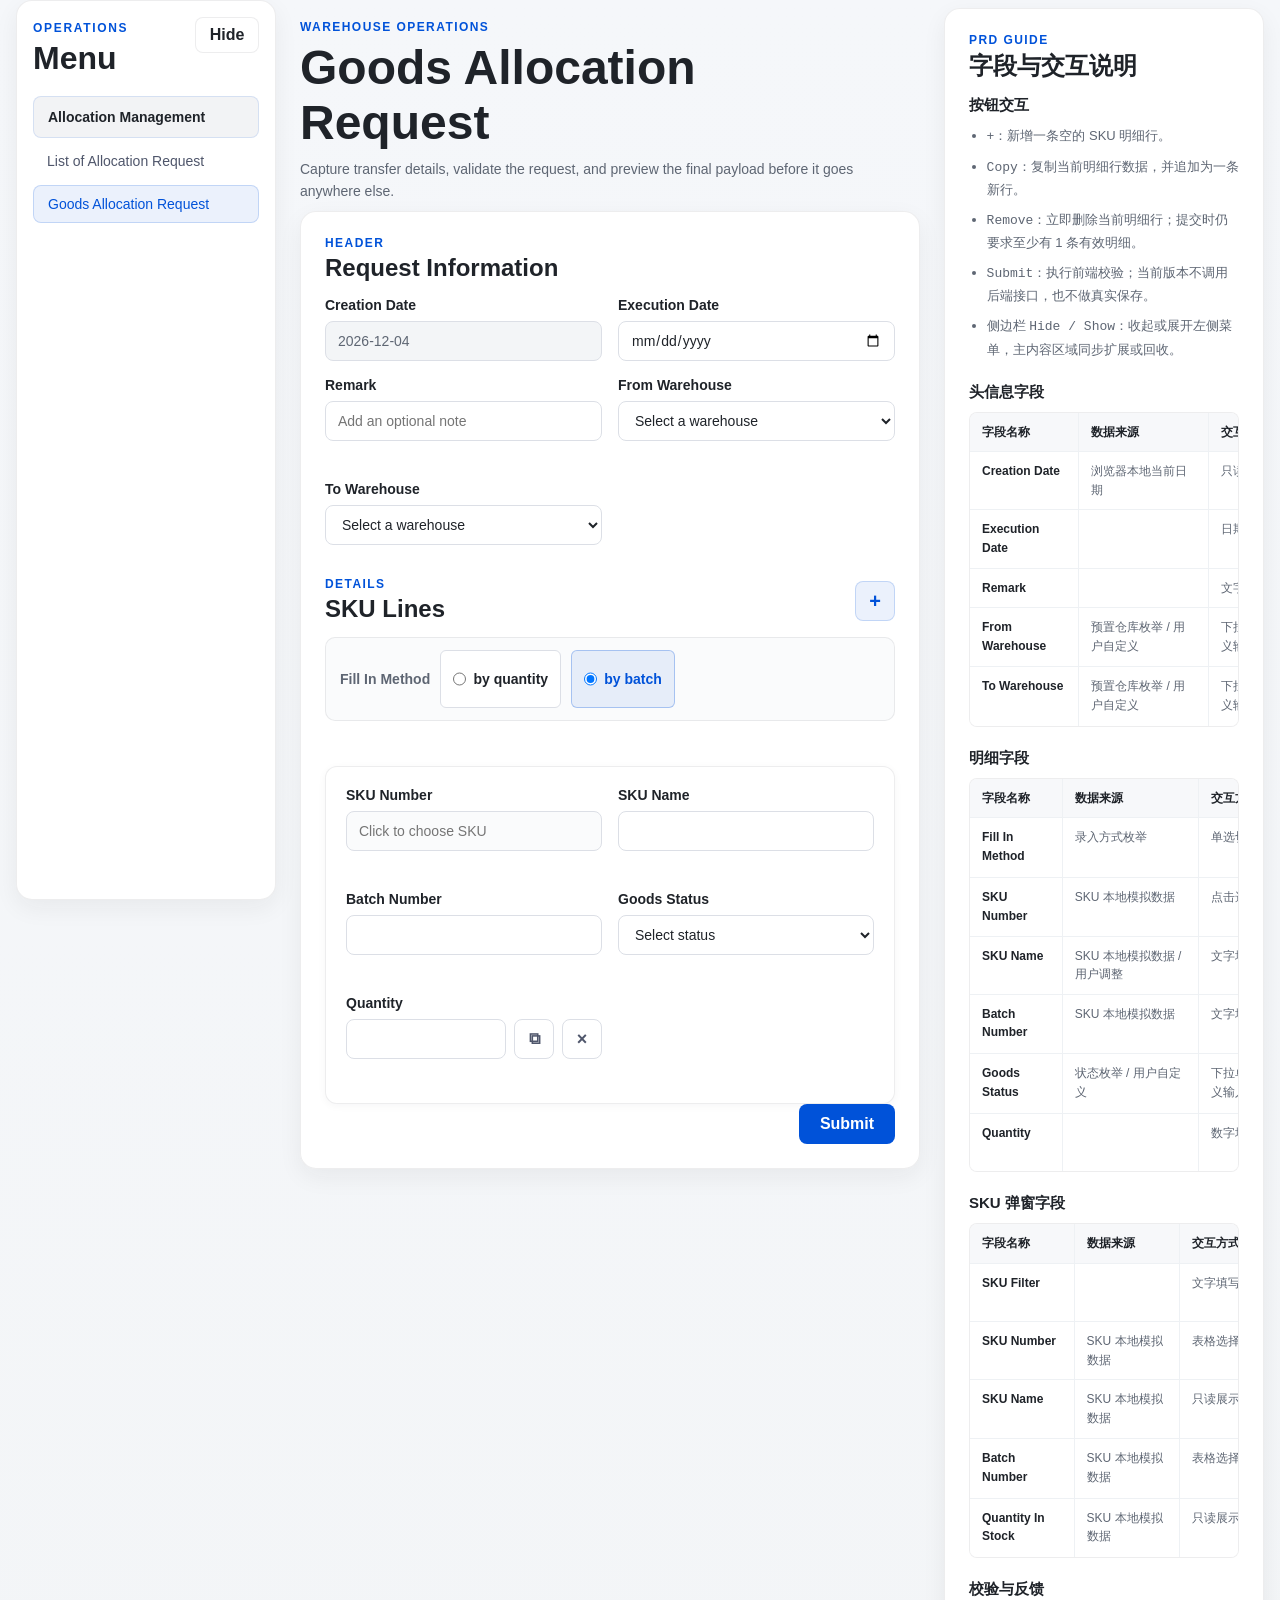
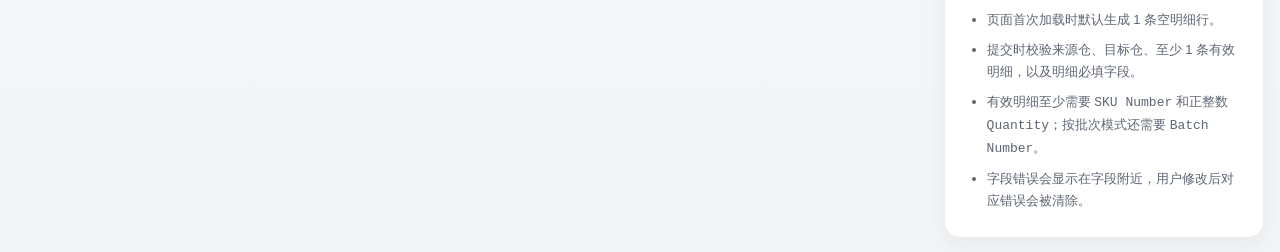
<file: index.html>
<!DOCTYPE html>
<html lang="en">
  <head>
    <meta charset="UTF-8" />
    <meta name="viewport" content="width=device-width, initial-scale=1.0" />
    <title>Goods Allocation Request</title>
    <link rel="stylesheet" href="styles.css" />
  </head>
  <body>
    <main class="app-shell">
      <aside class="sidebar">
        <div class="sidebar-brand">
          <p class="sidebar-kicker">Operations</p>
          <h2>Menu</h2>
        </div>

        <button
          type="button"
          class="sidebar-toggle"
          aria-label="Hide sidebar"
          aria-expanded="true"
        >
          <span class="sidebar-toggle-label">Hide</span>
        </button>

        <nav class="sidebar-nav" aria-label="Primary navigation">
          <div class="nav-group">
            <button type="button" class="nav-parent is-open">
              Allocation Management
            </button>
            <a href="/Users/kaiyiqin/Documents/Codex/codex-project/list.html" class="nav-child">
              List of Allocation Request
            </a>
            <a
              href="/Users/kaiyiqin/Documents/Codex/codex-project/index.html"
              class="nav-child is-active"
              aria-current="page"
            >
              Goods Allocation Request
            </a>
          </div>
        </nav>
      </aside>

      <div class="page-shell page-layout">
        <div class="page-main">
          <section class="hero">
            <p class="eyebrow">Warehouse Operations</p>
            <h1>Goods Allocation Request</h1>
            <p class="intro">
              Capture transfer details, validate the request, and preview the final
              payload before it goes anywhere else.
            </p>
          </section>

          <section class="panel">
            <form id="allocation-form" novalidate>
              <div class="section-heading">
                <div>
                  <p class="section-kicker">Header</p>
                  <h2>Request Information</h2>
                </div>
              </div>

              <div class="header-grid">
                <div class="field">
                  <label for="creation_date">Creation Date</label>
                  <input id="creation_date" name="creation_date" type="text" readonly disabled />
                </div>

                <div class="field">
                  <label for="execution_date">Execution Date</label>
                  <input id="execution_date" name="execution_date" type="date" />
                </div>

                <div class="field">
                  <label for="remark">Remark</label>
                  <input
                    id="remark"
                    name="remark"
                    type="text"
                    placeholder="Add an optional note"
                  />
                </div>

                <div class="field">
                  <label for="from_warehouse_select">From Warehouse</label>
                  <select
                    id="from_warehouse_select"
                    name="from_warehouse_select"
                    data-custom-target="from_warehouse_custom"
                  >
                    <option value="">Select a warehouse</option>
                    <option value="North Hub">North Hub</option>
                    <option value="South Hub">South Hub</option>
                    <option value="East Depot">East Depot</option>
                    <option value="Custom">Custom...</option>
                  </select>
                  <input
                    id="from_warehouse_custom"
                    name="from_warehouse_custom"
                    type="text"
                    class="custom-input hidden"
                    placeholder="Enter custom warehouse"
                    disabled
                  />
                  <p class="error-message" data-error-for="From_warehouse"></p>
                </div>

                <div class="field">
                  <label for="to_warehouse_select">To Warehouse</label>
                  <select
                    id="to_warehouse_select"
                    name="to_warehouse_select"
                    data-custom-target="to_warehouse_custom"
                  >
                    <option value="">Select a warehouse</option>
                    <option value="Central Hub">Central Hub</option>
                    <option value="Returns Center">Returns Center</option>
                    <option value="Overflow Site">Overflow Site</option>
                    <option value="Custom">Custom...</option>
                  </select>
                  <input
                    id="to_warehouse_custom"
                    name="to_warehouse_custom"
                    type="text"
                    class="custom-input hidden"
                    placeholder="Enter custom warehouse"
                    disabled
                  />
                  <p class="error-message" data-error-for="To_warehouse"></p>
                </div>
              </div>

              <div class="section-heading details-heading">
                <div>
                  <p class="section-kicker">Details</p>
                  <h2>SKU Lines</h2>
                </div>
                <button type="button" id="add-row" class="icon-button add-row-button" aria-label="Add row" title="Add row">
                  <span aria-hidden="true">+</span>
                </button>
              </div>

              <div class="fill-method-panel">
                <span class="fill-method-label">Fill In Method</span>
                <label class="fill-method-option">
                  <input type="radio" name="fill_in_method" value="by-quantity" />
                  <span>by quantity</span>
                </label>
                <label class="fill-method-option">
                  <input type="radio" name="fill_in_method" value="by-batch" checked />
                  <span>by batch</span>
                </label>
              </div>

              <div id="details-error" class="form-level-error" aria-live="polite"></div>
              <div id="detail-rows" class="detail-rows"></div>

              <div class="actions">
                <button type="submit" class="primary-button">Submit</button>
              </div>
            </form>
          </section>
        </div>

        <aside class="page-guide panel" aria-labelledby="page-guide-title">
          <div class="section-heading guide-heading">
            <div>
              <p class="section-kicker">PRD Guide</p>
              <h2 id="page-guide-title">字段与交互说明</h2>
            </div>
          </div>

          <div class="guide-section">
            <h3>按钮交互</h3>
            <ul class="guide-bullets">
              <li><code>+</code>：新增一条空的 SKU 明细行。</li>
              <li><code>Copy</code>：复制当前明细行数据，并追加为一条新行。</li>
              <li><code>Remove</code>：立即删除当前明细行；提交时仍要求至少有 1 条有效明细。</li>
              <li><code>Submit</code>：执行前端校验；当前版本不调用后端接口，也不做真实保存。</li>
              <li>侧边栏 <code>Hide / Show</code>：收起或展开左侧菜单，主内容区域同步扩展或回收。</li>
            </ul>
          </div>

          <div class="guide-section">
            <h3>头信息字段</h3>
            <div class="guide-table-wrap">
              <table class="guide-table">
                <thead>
                  <tr>
                    <th>字段名称</th>
                    <th>数据来源</th>
                    <th>交互方式</th>
                    <th>是否必填</th>
                    <th>备注</th>
                  </tr>
                </thead>
                <tbody>
                  <tr>
                    <td>Creation Date</td>
                    <td>浏览器本地当前日期</td>
                    <td>只读展示</td>
                    <td>是</td>
                    <td>页面首次加载时自动填充，用户不可编辑。</td>
                  </tr>
                  <tr>
                    <td>Execution Date</td>
                    <td></td>
                    <td>日期选择</td>
                    <td>否</td>
                    <td>用于填写计划执行日期。</td>
                  </tr>
                  <tr>
                    <td>Remark</td>
                    <td></td>
                    <td>文字填写</td>
                    <td>否</td>
                    <td>用于补充说明当前调拨申请。</td>
                  </tr>
                  <tr>
                    <td>From Warehouse</td>
                    <td>预置仓库枚举 / 用户自定义</td>
                    <td>下拉单选 + 自定义输入</td>
                    <td>是</td>
                    <td>选择 <code>Custom...</code> 时显示自定义输入框；提交时取最终解析值。</td>
                  </tr>
                  <tr>
                    <td>To Warehouse</td>
                    <td>预置仓库枚举 / 用户自定义</td>
                    <td>下拉单选 + 自定义输入</td>
                    <td>是</td>
                    <td>选择 <code>Custom...</code> 时显示自定义输入框；提交时取最终解析值。</td>
                  </tr>
                </tbody>
              </table>
            </div>
          </div>

          <div class="guide-section">
            <h3>明细字段</h3>
            <div class="guide-table-wrap">
              <table class="guide-table">
                <thead>
                  <tr>
                    <th>字段名称</th>
                    <th>数据来源</th>
                    <th>交互方式</th>
                    <th>是否必填</th>
                    <th>备注</th>
                  </tr>
                </thead>
                <tbody>
                  <tr>
                    <td>Fill In Method</td>
                    <td>录入方式枚举</td>
                    <td>单选切换</td>
                    <td>是</td>
                    <td><code>by quantity</code> 按 SKU 汇总库存选择；<code>by batch</code> 按具体批次选择。</td>
                  </tr>
                  <tr>
                    <td>SKU Number</td>
                    <td>SKU 本地模拟数据</td>
                    <td>点击选择</td>
                    <td>是</td>
                    <td>点击后打开 SKU 选择弹窗，并回填当前行。</td>
                  </tr>
                  <tr>
                    <td>SKU Name</td>
                    <td>SKU 本地模拟数据 / 用户调整</td>
                    <td>文字填写</td>
                    <td>否</td>
                    <td>选中 SKU 后自动带出，也允许人工调整。</td>
                  </tr>
                  <tr>
                    <td>Batch Number</td>
                    <td>SKU 本地模拟数据</td>
                    <td>文字填写</td>
                    <td>按模式</td>
                    <td><code>by batch</code> 模式下必填；<code>by quantity</code> 模式下隐藏且不参与校验。</td>
                  </tr>
                  <tr>
                    <td>Goods Status</td>
                    <td>状态枚举 / 用户自定义</td>
                    <td>下拉单选 + 自定义输入</td>
                    <td>否</td>
                    <td>预置值包括 <code>New</code>、<code>Damaged</code>、<code>Expired</code>、<code>Other...</code>。</td>
                  </tr>
                  <tr>
                    <td>Quantity</td>
                    <td></td>
                    <td>数字填写</td>
                    <td>是</td>
                    <td>必须为正整数，作为当前 SKU 行的申请数量。</td>
                  </tr>
                </tbody>
              </table>
            </div>
          </div>

          <div class="guide-section">
            <h3>SKU 弹窗字段</h3>
            <div class="guide-table-wrap">
              <table class="guide-table">
                <thead>
                  <tr>
                    <th>字段名称</th>
                    <th>数据来源</th>
                    <th>交互方式</th>
                    <th>是否必填</th>
                    <th>备注</th>
                  </tr>
                </thead>
                <tbody>
                  <tr>
                    <td>SKU Filter</td>
                    <td></td>
                    <td>文字填写</td>
                    <td>否</td>
                    <td>支持按 SKU 编号、名称、批次号、库存数量做模糊过滤。</td>
                  </tr>
                  <tr>
                    <td>SKU Number</td>
                    <td>SKU 本地模拟数据</td>
                    <td>表格选择</td>
                    <td>是</td>
                    <td>点击 SKU 记录后回填到当前明细行。</td>
                  </tr>
                  <tr>
                    <td>SKU Name</td>
                    <td>SKU 本地模拟数据</td>
                    <td>只读展示</td>
                    <td>否</td>
                    <td><code>by quantity</code> 模式下当前弹窗主展示 SKU 编号和库存数量，名称用于过滤和回填。</td>
                  </tr>
                  <tr>
                    <td>Batch Number</td>
                    <td>SKU 本地模拟数据</td>
                    <td>表格选择</td>
                    <td>按模式</td>
                    <td><code>by batch</code> 模式下展示并回填；<code>by quantity</code> 模式下不回填批次。</td>
                  </tr>
                  <tr>
                    <td>Quantity In Stock</td>
                    <td>SKU 本地模拟数据</td>
                    <td>只读展示</td>
                    <td>是</td>
                    <td>展示可用库存；<code>by quantity</code> 模式下按 SKU 汇总展示。</td>
                  </tr>
                </tbody>
              </table>
            </div>
          </div>

          <div class="guide-section">
            <h3>校验与反馈</h3>
            <ul class="guide-bullets">
              <li>页面首次加载时默认生成 1 条空明细行。</li>
              <li>提交时校验来源仓、目标仓、至少 1 条有效明细，以及明细必填字段。</li>
              <li>有效明细至少需要 <code>SKU Number</code> 和正整数 <code>Quantity</code>；按批次模式还需要 <code>Batch Number</code>。</li>
              <li>字段错误会显示在字段附近，用户修改后对应错误会被清除。</li>
            </ul>
          </div>
        </aside>
      </div>
    </main>

    <template id="detail-row-template">
      <article class="detail-row">
        <div class="detail-grid">
          <div class="field">
            <label>SKU Number</label>
            <input
              type="text"
              name="SKU_number"
              class="sku-picker-input"
              placeholder="Click to choose SKU"
              readonly
            />
            <p class="error-message" data-error-for="SKU_number"></p>
          </div>

          <div class="field">
            <label>SKU Name</label>
            <input type="text" name="SKU_name" />
            <p class="error-message" data-error-for="SKU_name"></p>
          </div>

          <div class="field batch-field">
            <label>Batch Number</label>
            <input type="text" name="batch_number" />
            <p class="error-message" data-error-for="batch_number"></p>
          </div>

          <div class="field">
            <label>Goods Status</label>
            <select name="goods_status_select" data-custom-target="goods_status_custom">
              <option value="">Select status</option>
              <option value="New">New</option>
              <option value="Damaged">Damaged</option>
              <option value="Expired">Expired</option>
              <option value="Other">Other...</option>
            </select>
            <input
              type="text"
              name="goods_status_custom"
              class="custom-input hidden"
              placeholder="Enter custom status"
              disabled
            />
            <p class="error-message" data-error-for="goods_status"></p>
          </div>

          <div class="field">
            <label>Quantity</label>
            <div class="quantity-control">
              <input type="number" name="quantity" min="1" step="1" inputmode="numeric" />
              <button
                type="button"
                class="copy-row icon-button"
                aria-label="Copy row"
                title="Copy row"
              >
                <span aria-hidden="true">⧉</span>
              </button>
              <button
                type="button"
                class="remove-row icon-button"
                aria-label="Remove row"
                title="Remove row"
              >
                <span aria-hidden="true">&times;</span>
              </button>
            </div>
            <p class="error-message" data-error-for="quantity"></p>
          </div>
        </div>
      </article>
    </template>

    <div id="sku-modal" class="modal hidden" aria-hidden="true">
      <div class="modal-backdrop" data-close-modal="true"></div>
      <div
        class="modal-dialog"
        role="dialog"
        aria-modal="true"
        aria-labelledby="sku-modal-title"
      >
        <div class="modal-header">
          <div>
            <p class="section-kicker">SKU Picker</p>
            <h2 id="sku-modal-title">Select SKU</h2>
          </div>
          <button
            type="button"
            class="icon-button modal-close"
            aria-label="Close SKU picker"
            data-close-modal="true"
          >
            <span aria-hidden="true">&times;</span>
          </button>
        </div>

        <div class="field">
          <label for="sku-filter">Filter SKU List</label>
          <input
            id="sku-filter"
            type="search"
            placeholder="Search by SKU number, name, batch, or stock"
          />
        </div>

        <div class="sku-table-wrap">
          <table class="sku-table">
            <thead id="sku-table-head"></thead>
            <tbody id="sku-table-body"></tbody>
          </table>
        </div>
      </div>
    </div>

    <script src="app.js"></script>
  </body>
</html>
</file>
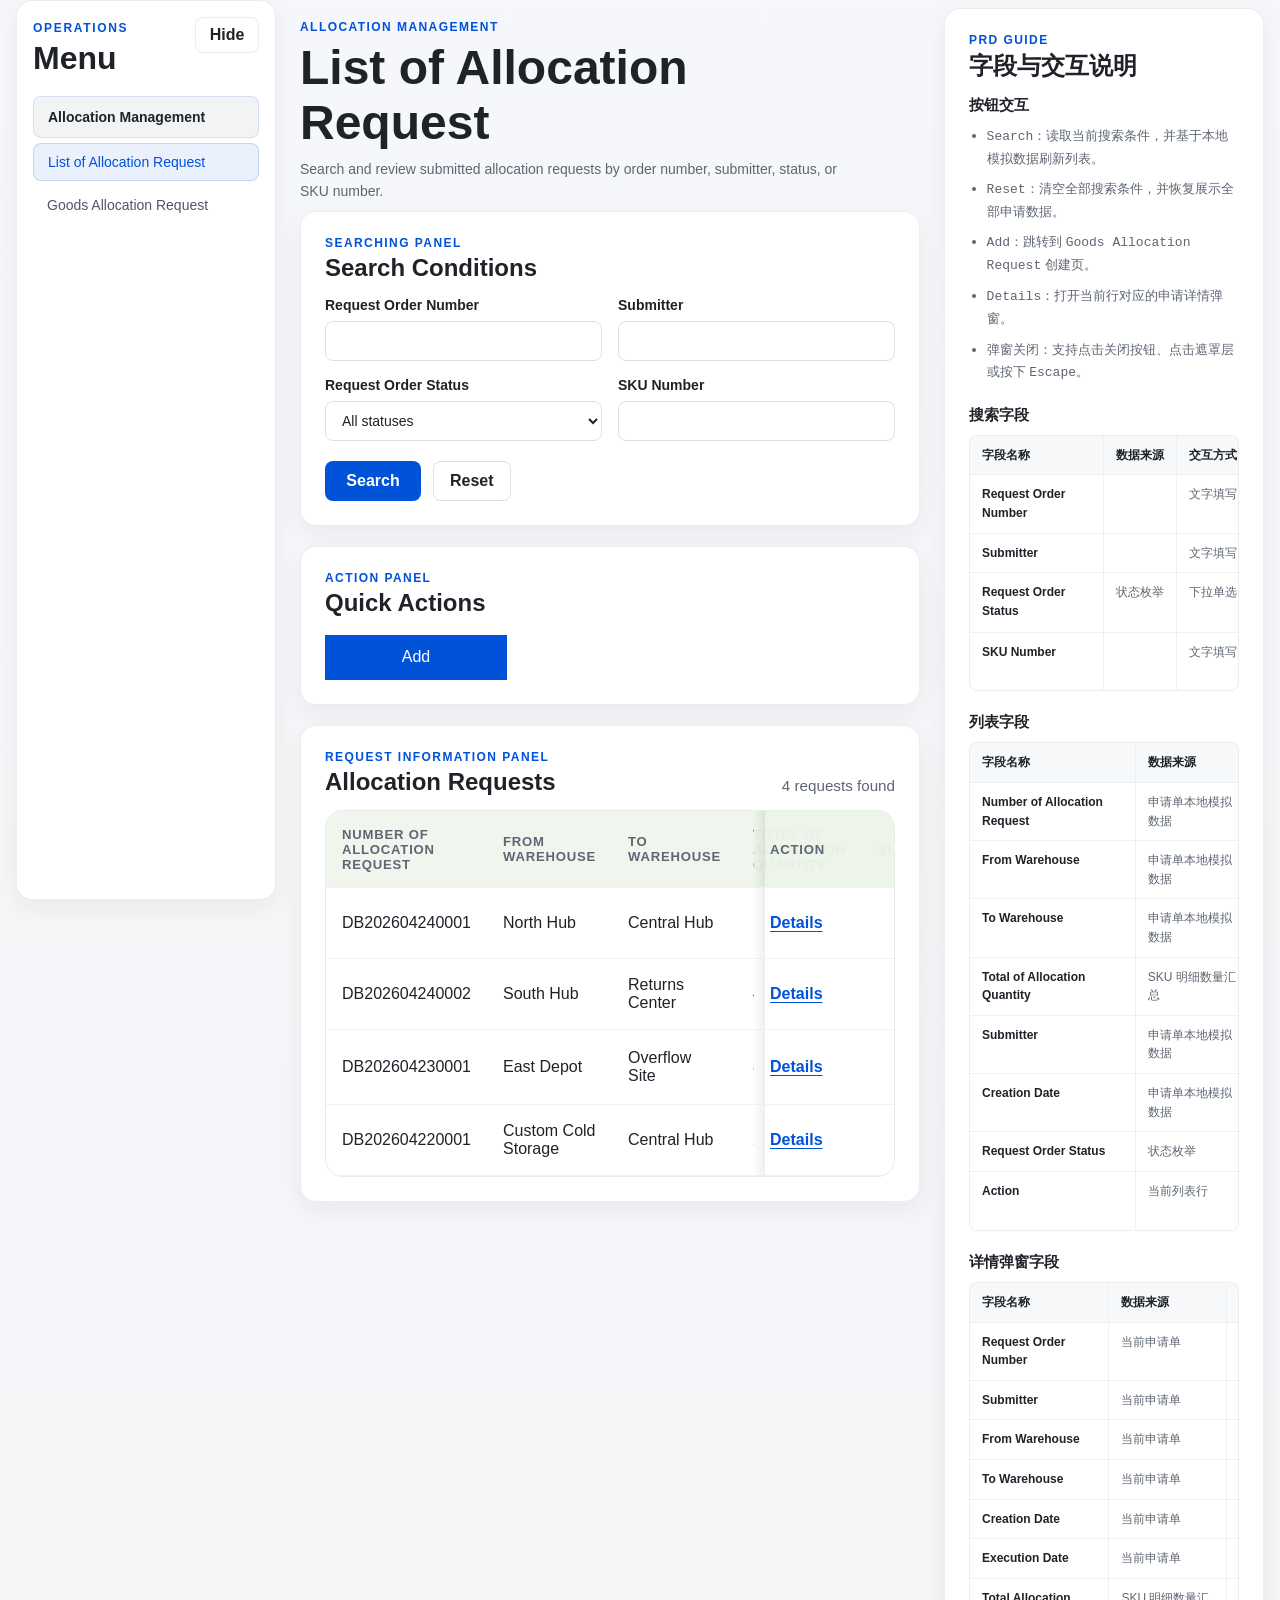
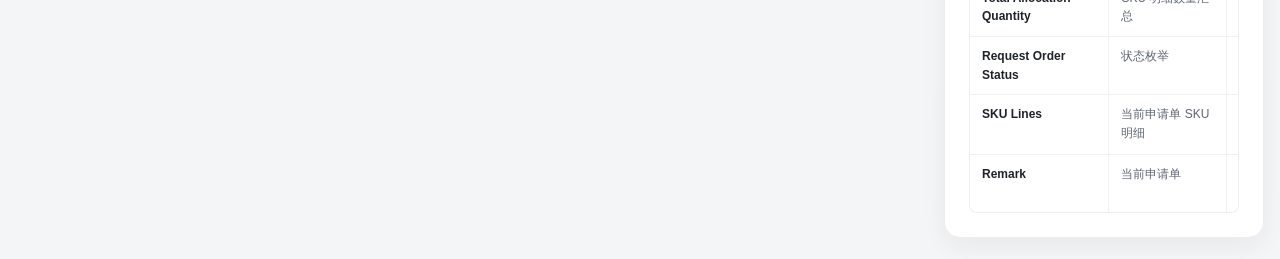
<file: list.html>
<!DOCTYPE html>
<html lang="en">
  <head>
    <meta charset="UTF-8" />
    <meta name="viewport" content="width=device-width, initial-scale=1.0" />
    <title>List of Allocation Request</title>
    <link rel="stylesheet" href="styles.css" />
  </head>
  <body>
    <main class="app-shell">
      <aside class="sidebar">
        <div class="sidebar-brand">
          <p class="sidebar-kicker">Operations</p>
          <h2>Menu</h2>
        </div>

        <button
          type="button"
          class="sidebar-toggle"
          aria-label="Hide sidebar"
          aria-expanded="true"
        >
          <span class="sidebar-toggle-label">Hide</span>
        </button>

        <nav class="sidebar-nav" aria-label="Primary navigation">
          <div class="nav-group">
            <button type="button" class="nav-parent is-open">
              Allocation Management
            </button>
            <a
              href="/Users/kaiyiqin/Documents/Codex/codex-project/list.html"
              class="nav-child is-active"
              aria-current="page"
            >
              List of Allocation Request
            </a>
            <a href="/Users/kaiyiqin/Documents/Codex/codex-project/index.html" class="nav-child">
              Goods Allocation Request
            </a>
          </div>
        </nav>
      </aside>

      <div class="page-shell page-layout">
        <div class="page-main">
          <section class="hero">
            <p class="eyebrow">Allocation Management</p>
            <h1>List of Allocation Request</h1>
            <p class="intro">
              Search and review submitted allocation requests by order number, submitter,
              status, or SKU number.
            </p>
          </section>

          <section class="panel">
            <div class="section-heading">
              <div>
                <p class="section-kicker">Searching Panel</p>
                <h2>Search Conditions</h2>
              </div>
            </div>

            <form id="request-search-form" class="search-form" novalidate>
              <div class="search-grid">
                <div class="field">
                  <label for="request_order_number">Request Order Number</label>
                  <input id="request_order_number" name="request_order_number" type="text" />
                </div>

                <div class="field">
                  <label for="submitter">Submitter</label>
                  <input id="submitter" name="submitter" type="text" />
                </div>

                <div class="field">
                  <label for="request_status">Request Order Status</label>
                  <select id="request_status" name="request_status">
                    <option value="">All statuses</option>
                    <option value="Approving">Approving</option>
                    <option value="delivering">delivering</option>
                    <option value="stock pending">stock pending</option>
                    <option value="finished">finished</option>
                  </select>
                </div>

                <div class="field">
                  <label for="sku_number">SKU Number</label>
                  <input id="sku_number" name="sku_number" type="text" />
                </div>
              </div>

              <div class="actions actions-start">
                <button type="submit" class="primary-button">Search</button>
                <button type="button" id="reset-search" class="ghost-button">Reset</button>
              </div>
            </form>
          </section>

          <section class="panel">
            <div class="section-heading">
              <div>
                <p class="section-kicker">Action Panel</p>
                <h2>Quick Actions</h2>
              </div>
            </div>

            <div class="actions actions-start">
              <a
                href="/Users/kaiyiqin/Documents/Codex/codex-project/index.html"
                class="primary-button button-link action-button"
              >
                Add
              </a>
            </div>
          </section>

          <section class="panel">
            <div class="section-heading">
              <div>
                <p class="section-kicker">Request Information Panel</p>
                <h2>Allocation Requests</h2>
              </div>
              <p id="table-summary" class="table-summary"></p>
            </div>

            <div class="table-wrap">
              <table class="data-table">
                <thead>
                  <tr>
                    <th>Number of Allocation Request</th>
                    <th>From Warehouse</th>
                    <th>To Warehouse</th>
                    <th>Total of Allocation Quantity</th>
                    <th>Submitter</th>
                    <th>Creation Date</th>
                    <th>Request Order Status</th>
                    <th>Action</th>
                  </tr>
                </thead>
                <tbody id="request-table-body"></tbody>
              </table>
            </div>
          </section>
        </div>

        <aside class="page-guide panel" aria-labelledby="list-guide-title">
          <div class="section-heading guide-heading">
            <div>
              <p class="section-kicker">PRD Guide</p>
              <h2 id="list-guide-title">字段与交互说明</h2>
            </div>
          </div>

          <div class="guide-section">
            <h3>按钮交互</h3>
            <ul class="guide-bullets">
              <li><code>Search</code>：读取当前搜索条件，并基于本地模拟数据刷新列表。</li>
              <li><code>Reset</code>：清空全部搜索条件，并恢复展示全部申请数据。</li>
              <li><code>Add</code>：跳转到 <code>Goods Allocation Request</code> 创建页。</li>
              <li><code>Details</code>：打开当前行对应的申请详情弹窗。</li>
              <li>弹窗关闭：支持点击关闭按钮、点击遮罩层或按下 <code>Escape</code>。</li>
            </ul>
          </div>

          <div class="guide-section">
            <h3>搜索字段</h3>
            <div class="guide-table-wrap">
              <table class="guide-table">
                <thead>
                  <tr>
                    <th>字段名称</th>
                    <th>数据来源</th>
                    <th>交互方式</th>
                    <th>是否必填</th>
                    <th>备注</th>
                  </tr>
                </thead>
                <tbody>
                  <tr>
                    <td>Request Order Number</td>
                    <td></td>
                    <td>文字填写</td>
                    <td>否</td>
                    <td>按调拨申请单号做包含匹配，例如 <code>DB202604240001</code>。</td>
                  </tr>
                  <tr>
                    <td>Submitter</td>
                    <td></td>
                    <td>文字填写</td>
                    <td>否</td>
                    <td>按提交人名称做包含匹配。</td>
                  </tr>
                  <tr>
                    <td>Request Order Status</td>
                    <td>状态枚举</td>
                    <td>下拉单选</td>
                    <td>否</td>
                    <td>枚举包括 <code>Approving</code>、<code>delivering</code>、<code>stock pending</code>、<code>finished</code>。</td>
                  </tr>
                  <tr>
                    <td>SKU Number</td>
                    <td></td>
                    <td>文字填写</td>
                    <td>否</td>
                    <td>若申请单关联的任一 SKU 编号命中输入内容，则该申请单会被展示。</td>
                  </tr>
                </tbody>
              </table>
            </div>
          </div>

          <div class="guide-section">
            <h3>列表字段</h3>
            <div class="guide-table-wrap">
              <table class="guide-table">
                <thead>
                  <tr>
                    <th>字段名称</th>
                    <th>数据来源</th>
                    <th>交互方式</th>
                    <th>是否必填</th>
                    <th>备注</th>
                  </tr>
                </thead>
                <tbody>
                  <tr>
                    <td>Number of Allocation Request</td>
                    <td>申请单本地模拟数据</td>
                    <td>只读展示</td>
                    <td>是</td>
                    <td>编号规则为 <code>DB</code> + <code>YYYYMMDD</code> + <code>####</code>。</td>
                  </tr>
                  <tr>
                    <td>From Warehouse</td>
                    <td>申请单本地模拟数据</td>
                    <td>只读展示</td>
                    <td>是</td>
                    <td>展示申请单的来源仓。</td>
                  </tr>
                  <tr>
                    <td>To Warehouse</td>
                    <td>申请单本地模拟数据</td>
                    <td>只读展示</td>
                    <td>是</td>
                    <td>展示申请单的目标仓。</td>
                  </tr>
                  <tr>
                    <td>Total of Allocation Quantity</td>
                    <td>SKU 明细数量汇总</td>
                    <td>只读展示</td>
                    <td>是</td>
                    <td>展示该申请单下所有 SKU 明细数量的汇总值。</td>
                  </tr>
                  <tr>
                    <td>Submitter</td>
                    <td>申请单本地模拟数据</td>
                    <td>只读展示</td>
                    <td>是</td>
                    <td>展示提交人。</td>
                  </tr>
                  <tr>
                    <td>Creation Date</td>
                    <td>申请单本地模拟数据</td>
                    <td>只读展示</td>
                    <td>是</td>
                    <td>展示申请创建日期。</td>
                  </tr>
                  <tr>
                    <td>Request Order Status</td>
                    <td>状态枚举</td>
                    <td>只读展示</td>
                    <td>是</td>
                    <td>使用状态标签便于扫描。</td>
                  </tr>
                  <tr>
                    <td>Action</td>
                    <td>当前列表行</td>
                    <td>链接按钮</td>
                    <td>是</td>
                    <td>点击 <code>Details</code> 打开详情弹窗；操作列固定在表格右侧。</td>
                  </tr>
                </tbody>
              </table>
            </div>
          </div>

          <div class="guide-section">
            <h3>详情弹窗字段</h3>
            <div class="guide-table-wrap">
              <table class="guide-table">
                <thead>
                  <tr>
                    <th>字段名称</th>
                    <th>数据来源</th>
                    <th>交互方式</th>
                    <th>是否必填</th>
                    <th>备注</th>
                  </tr>
                </thead>
                <tbody>
                  <tr>
                    <td>Request Order Number</td>
                    <td>当前申请单</td>
                    <td>只读展示</td>
                    <td>是</td>
                    <td>用于和列表中的申请记录保持一致。</td>
                  </tr>
                  <tr>
                    <td>Submitter</td>
                    <td>当前申请单</td>
                    <td>只读展示</td>
                    <td>是</td>
                    <td>展示提交该调拨申请的人员。</td>
                  </tr>
                  <tr>
                    <td>From Warehouse</td>
                    <td>当前申请单</td>
                    <td>只读展示</td>
                    <td>是</td>
                    <td>展示库存调出的仓库。</td>
                  </tr>
                  <tr>
                    <td>To Warehouse</td>
                    <td>当前申请单</td>
                    <td>只读展示</td>
                    <td>是</td>
                    <td>展示库存调入的仓库。</td>
                  </tr>
                  <tr>
                    <td>Creation Date</td>
                    <td>当前申请单</td>
                    <td>只读展示</td>
                    <td>是</td>
                    <td>展示申请创建日期。</td>
                  </tr>
                  <tr>
                    <td>Execution Date</td>
                    <td>当前申请单</td>
                    <td>只读展示</td>
                    <td>否</td>
                    <td>展示计划执行日期。</td>
                  </tr>
                  <tr>
                    <td>Total Allocation Quantity</td>
                    <td>SKU 明细数量汇总</td>
                    <td>只读展示</td>
                    <td>是</td>
                    <td>展示当前申请下所有 SKU 明细数量的合计值。</td>
                  </tr>
                  <tr>
                    <td>Request Order Status</td>
                    <td>状态枚举</td>
                    <td>只读展示</td>
                    <td>是</td>
                    <td>展示当前申请状态。</td>
                  </tr>
                  <tr>
                    <td>SKU Lines</td>
                    <td>当前申请单 SKU 明细</td>
                    <td>表格展示</td>
                    <td>是</td>
                    <td>包含 <code>SKU Number</code>、<code>SKU Name</code>、<code>Batch Number</code>、<code>Quantity</code>。</td>
                  </tr>
                  <tr>
                    <td>Remark</td>
                    <td>当前申请单</td>
                    <td>只读展示</td>
                    <td>否</td>
                    <td>展示申请提交时填写的备注信息；没有备注时显示为空值占位。</td>
                  </tr>
                </tbody>
              </table>
            </div>
          </div>
        </aside>
      </div>
    </main>

    <div id="request-modal" class="modal hidden" aria-hidden="true">
      <div class="modal-backdrop" data-close-request-modal="true"></div>
      <div
        class="modal-dialog"
        role="dialog"
        aria-modal="true"
        aria-labelledby="request-modal-title"
      >
        <div class="modal-header">
          <div>
            <p class="section-kicker">Allocation Request</p>
            <h2 id="request-modal-title">Request Details</h2>
          </div>
          <button
            type="button"
            class="icon-button modal-close"
            aria-label="Close request details"
            data-close-request-modal="true"
          >
            <span aria-hidden="true">&times;</span>
          </button>
        </div>

        <div id="request-detail-content" class="request-detail-content"></div>
      </div>
    </div>

    <script src="list.js"></script>
  </body>
</html>
</file>
<file: styles.css>
:root {
  --bg: #f3f5f7;
  --bg-accent:
    linear-gradient(180deg, #f5f7fa 0%, #f3f5f7 100%);
  --panel: rgba(255, 255, 255, 0.96);
  --panel-border: rgba(34, 36, 38, 0.08);
  --text: #1f2329;
  --muted: #5e6673;
  --primary: #0052d9;
  --primary-dark: #003cab;
  --primary-soft: rgba(0, 82, 217, 0.08);
  --accent: #e8f3ff;
  --accent-border: rgba(0, 82, 217, 0.18);
  --error: #d54941;
  --error-bg: rgba(213, 73, 65, 0.08);
  --shadow: 0 8px 24px rgba(31, 35, 41, 0.06);
  --shadow-lg: 0 16px 40px rgba(31, 35, 41, 0.1);
  --radius: 16px;
  --radius-sm: 8px;
  --radius-xs: 6px;
  --font-display: "Inter", "Segoe UI", "PingFang SC", sans-serif;
  --font-body: "Inter", "Segoe UI", "PingFang SC", sans-serif;
}

* {
  box-sizing: border-box;
}

body {
  margin: 0;
  min-height: 100vh;
  font-family: var(--font-body);
  color: var(--text);
  background: var(--bg-accent);
}

body.modal-open {
  overflow: hidden;
}

button,
input,
select,
textarea {
  font: inherit;
}

.page-shell {
  min-width: 0;
  padding: 0.5rem 0 2rem;
}

.page-layout {
  display: grid;
  grid-template-columns: minmax(0, 1fr) 320px;
  gap: 24px;
  align-items: start;
}

.page-main {
  min-width: 0;
}

.app-shell {
  width: min(1360px, calc(100% - 2rem));
  margin: 0 auto;
  padding: 0;
  display: grid;
  grid-template-columns: 260px minmax(0, 1fr);
  gap: 24px;
  align-items: start;
  position: relative;
  transition: grid-template-columns 220ms ease, gap 220ms ease;
}

.sidebar {
  position: sticky;
  top: 0;
  min-height: 100vh;
  height: 100vh;
  padding: 20px 16px;
  border: 1px solid var(--panel-border);
  border-radius: var(--radius);
  background: #ffffff;
  box-shadow: var(--shadow);
  backdrop-filter: blur(10px);
  overflow: visible;
  transition:
    width 220ms ease,
    padding 220ms ease,
    opacity 180ms ease,
    border-color 220ms ease,
    box-shadow 220ms ease;
}

.sidebar-toggle {
  position: absolute;
  top: 16px;
  right: 16px;
  z-index: 5;
  min-width: 64px;
  min-height: 36px;
  padding: 0 12px;
  border-radius: var(--radius-sm);
  background: #ffffff;
  color: #fff;
  transition:
    right 220ms ease,
    transform 140ms ease,
    background 140ms ease;
  border: 1px solid var(--panel-border);
  color: var(--text);
  box-shadow: none;
}

.sidebar-toggle:hover {
  background: #f8f9fb;
}

.app-shell.sidebar-collapsed {
  grid-template-columns: 0 minmax(0, 1fr);
  gap: 0;
}

.app-shell.sidebar-collapsed .sidebar {
  width: 0;
  padding: 0;
  border-color: transparent;
  box-shadow: none;
}

.app-shell.sidebar-collapsed .sidebar > :not(.sidebar-toggle) {
  opacity: 0;
  pointer-events: none;
}

.app-shell.sidebar-collapsed .sidebar-toggle {
  right: -78px;
}

.sidebar-brand h2,
.nav-parent,
.nav-child {
  margin: 0;
}

.sidebar-kicker {
  margin: 0 0 0.35rem;
  text-transform: uppercase;
  letter-spacing: 0.14em;
  font-size: 0.75rem;
  font-weight: 700;
  color: var(--primary);
}

.sidebar-brand h2 {
  font-family: var(--font-display);
  font-size: 2rem;
  line-height: 1.1;
}

.sidebar-nav {
  margin-top: 1.25rem;
}

.nav-group {
  display: grid;
  gap: 0.35rem;
}

.nav-parent {
  width: 100%;
  padding: 12px 14px;
  border-radius: 8px;
  border: 1px solid rgba(0, 82, 217, 0.12);
  background: #f2f3f5;
  color: var(--text);
  text-align: left;
  font-weight: 700;
  cursor: default;
  font-size: 14px;
}

.nav-parent:hover {
  transform: none;
}

.nav-child {
  display: block;
  margin-left: 0;
  padding: 10px 14px;
  border-radius: 8px;
  color: #4f566b;
  text-decoration: none;
  font-weight: 500;
  font-size: 14px;
}

.nav-child.is-active {
  background: var(--primary-soft);
  border: 1px solid var(--accent-border);
  color: var(--primary);
}

.hero {
  padding: 12px 0 8px;
}

.eyebrow,
.section-kicker {
  margin: 0 0 0.35rem;
  text-transform: uppercase;
  letter-spacing: 0.12em;
  font-size: 0.75rem;
  font-weight: 700;
  color: var(--primary);
}

.hero h1,
.section-heading h2 {
  margin: 0;
  font-family: var(--font-display);
  line-height: 1.05;
}

.hero h1 {
  font-size: clamp(2rem, 4vw, 3rem);
  max-width: 16ch;
  line-height: 1.15;
}

.intro {
  max-width: 72ch;
  margin: 0.5rem 0 0;
  color: var(--muted);
  line-height: 1.6;
  font-size: 14px;
}

.panel {
  background: var(--panel);
  border: 1px solid var(--panel-border);
  border-radius: var(--radius);
  box-shadow: var(--shadow);
  backdrop-filter: blur(10px);
  padding: 24px;
}

.panel + .panel {
  margin-top: 1.25rem;
}

.page-guide {
  position: sticky;
  top: 16px;
}

.guide-heading {
  margin-bottom: 12px;
}

.guide-section + .guide-section {
  margin-top: 20px;
}

.guide-section h3 {
  margin: 0 0 10px;
  font-size: 15px;
  line-height: 1.4;
}

.guide-list {
  margin: 0;
  display: grid;
  gap: 12px;
}

.guide-item {
  padding: 12px 14px;
  border: 1px solid var(--panel-border);
  border-radius: 12px;
  background: #fafbfc;
}

.guide-item dt {
  margin: 0 0 6px;
  font-size: 13px;
  font-weight: 700;
  color: var(--text);
}

.guide-item dd {
  margin: 0;
  color: var(--muted);
  font-size: 13px;
  line-height: 1.6;
}

.guide-table-wrap {
  overflow: auto;
  border: 1px solid var(--panel-border);
  border-radius: 8px;
  background: #fff;
}

.guide-table {
  width: 100%;
  min-width: 680px;
  border-collapse: collapse;
}

.guide-table th,
.guide-table td {
  padding: 10px 12px;
  border-bottom: 1px solid #eef1f4;
  border-right: 1px solid #eef1f4;
  text-align: left;
  vertical-align: top;
  font-size: 12px;
  line-height: 1.55;
}

.guide-table th {
  background: #f7f8fa;
  color: var(--text);
  font-weight: 700;
  white-space: nowrap;
}

.guide-table td {
  color: var(--muted);
}

.guide-table th:last-child,
.guide-table td:last-child {
  border-right: 0;
}

.guide-table tr:last-child td {
  border-bottom: 0;
}

.guide-table td:first-child {
  color: var(--text);
  font-weight: 700;
}

.guide-bullets {
  margin: 0;
  padding-left: 1.1rem;
  color: var(--muted);
  font-size: 13px;
  line-height: 1.7;
}

.guide-bullets li + li {
  margin-top: 8px;
}

.section-heading {
  display: flex;
  align-items: end;
  justify-content: space-between;
  gap: 1rem;
  margin-bottom: 16px;
}

.header-grid,
.detail-grid,
.search-grid {
  display: grid;
  gap: 1rem;
}

.header-grid {
  grid-template-columns: repeat(auto-fit, minmax(220px, 1fr));
}

.search-grid {
  grid-template-columns: repeat(auto-fit, minmax(220px, 1fr));
}

.detail-rows {
  display: grid;
  gap: 16px;
}

.detail-row {
  padding: 20px;
  border: 1px solid var(--panel-border);
  border-radius: 12px;
  background: #ffffff;
  box-shadow: 0 2px 8px rgba(31, 35, 41, 0.04);
}

.detail-grid {
  grid-template-columns: repeat(auto-fit, minmax(180px, 1fr));
}

.field {
  display: flex;
  flex-direction: column;
  gap: 8px;
}

label {
  font-size: 14px;
  font-weight: 600;
}

input,
select {
  width: 100%;
  min-height: 40px;
  border: 1px solid #dcdfe6;
  border-radius: var(--radius-sm);
  padding: 0 12px;
  background: #fff;
  color: var(--text);
  transition: border-color 140ms ease, box-shadow 140ms ease, transform 140ms ease;
  font-size: 14px;
}

input[readonly],
input:disabled {
  background: #f3f5f7;
  color: var(--muted);
  cursor: not-allowed;
}

.sku-picker-input[readonly] {
  background: #fafbfc;
  color: var(--text);
  cursor: pointer;
}

input:focus,
select:focus {
  outline: none;
  border-color: var(--primary);
  box-shadow: 0 0 0 2px rgba(0, 82, 217, 0.14);
}

.custom-input.hidden {
  display: none;
}

.hidden-by-method {
  display: none;
}

.field.has-error input,
.field.has-error select {
  border-color: var(--error);
  background: var(--error-bg);
}

.error-message,
.form-level-error {
  min-height: 1rem;
  margin: 0;
  font-size: 0.84rem;
  color: var(--error);
}

.form-level-error {
  margin: 0 0 0.8rem;
}

.details-heading {
  margin-top: 8px;
}

.fill-method-panel {
  display: flex;
  align-items: center;
  gap: 10px;
  flex-wrap: wrap;
  margin: 0 0 16px;
  padding: 12px 14px;
  border: 1px solid var(--panel-border);
  border-radius: 10px;
  background: #fafbfc;
}

.fill-method-label {
  font-size: 14px;
  font-weight: 600;
  color: var(--muted);
}

.fill-method-option {
  display: inline-flex;
  align-items: center;
  gap: 0.45rem;
  padding: 8px 12px;
  border: 1px solid #dcdfe6;
  border-radius: 6px;
  background: #ffffff;
  cursor: pointer;
  color: var(--text);
}

.fill-method-option input {
  width: auto;
  margin: 0;
}

.fill-method-option:has(input:checked) {
  background: var(--primary-soft);
  border-color: rgba(0, 82, 217, 0.28);
  color: var(--primary);
}

.actions,
.row-actions {
  display: flex;
  justify-content: flex-end;
}

.actions-start {
  justify-content: flex-start;
  gap: 0.75rem;
  margin-top: 1.25rem;
}

.quantity-control {
  display: grid;
  grid-template-columns: minmax(0, 1fr) auto auto;
  gap: 8px;
  align-items: center;
}

button {
  border: 1px solid transparent;
  border-radius: 8px;
  padding: 0 16px;
  cursor: pointer;
  font-weight: 600;
  transition: transform 140ms ease, opacity 140ms ease, background 140ms ease;
  min-height: 40px;
}

button:hover {
  transform: none;
}

.primary-button {
  background: var(--primary);
  color: #fff;
  min-width: 96px;
}

.primary-button:hover {
  background: var(--primary-dark);
}

.button-link {
  display: inline-flex;
  align-items: center;
  justify-content: center;
  text-decoration: none;
}

.action-button {
  min-width: 182px;
  padding: 0.82rem 1.6rem;
}

.ghost-button {
  background: #ffffff;
  color: var(--text);
  border: 1px solid #dcdfe6;
}

.ghost-button:hover {
  background: #f8f9fb;
}

.secondary-button {
  background: var(--accent);
  color: var(--text);
}

.tertiary-button {
  background: transparent;
  color: var(--primary-dark);
  border: 1px solid rgba(47, 107, 59, 0.18);
}

.icon-button {
  width: 40px;
  height: 40px;
  padding: 0;
  border-radius: var(--radius-sm);
  background: #ffffff;
  color: #4f566b;
  border: 1px solid #dcdfe6;
  display: inline-flex;
  align-items: center;
  justify-content: center;
  flex-shrink: 0;
}

.icon-button span {
  font-size: 18px;
  line-height: 1;
}

.copy-row span {
  font-size: 16px;
}

.add-row-button {
  width: 40px;
  height: 40px;
  background: var(--primary-soft);
  border-color: rgba(0, 82, 217, 0.18);
  color: var(--primary);
}

.add-row-button span {
  font-size: 20px;
  font-weight: 700;
}

.modal.hidden {
  display: none;
}

.modal {
  position: fixed;
  inset: 0;
  z-index: 50;
}

.modal-backdrop {
  position: absolute;
  inset: 0;
  background: rgba(0, 0, 0, 0.35);
  backdrop-filter: blur(2px);
}

.modal-dialog {
  position: relative;
  width: min(960px, calc(100% - 1.5rem));
  max-height: calc(100vh - 2rem);
  margin: 1rem auto;
  padding: 24px;
  border-radius: var(--radius);
  border: 1px solid var(--panel-border);
  background: #ffffff;
  box-shadow: var(--shadow-lg);
  overflow: auto;
}

.modal-header {
  display: flex;
  align-items: flex-start;
  justify-content: space-between;
  gap: 1rem;
  margin-bottom: 1rem;
}

.modal-close {
  margin-left: auto;
}

.sku-table-wrap {
  margin-top: 1rem;
  border: 1px solid #e7eaf0;
  border-radius: 8px;
  overflow: auto;
  background: #fff;
}

.sku-table {
  width: 100%;
  min-width: 640px;
  border-collapse: collapse;
}

.sku-table th,
.sku-table td {
  padding: 12px 16px;
  text-align: left;
  border-bottom: 1px solid #eef1f4;
  font-size: 14px;
}

.sku-table th {
  font-size: 12px;
  text-transform: uppercase;
  letter-spacing: 0.06em;
  color: var(--muted);
  background: #f7f8fa;
}

.sku-row-button {
  width: 100%;
  padding: 0;
  border-radius: 0;
  background: transparent;
  color: inherit;
  text-align: left;
  font-weight: 500;
}

.sku-row-button:hover {
  transform: none;
}

.sku-table tbody tr:hover {
  background: #f8fbff;
}

.empty-state {
  padding: 1rem;
  text-align: center;
  color: var(--muted);
}

.table-summary {
  margin: 0;
  color: var(--muted);
  font-size: 0.95rem;
}

.table-wrap {
  overflow: auto;
  border: 1px solid rgba(47, 107, 59, 0.12);
  border-radius: 18px;
  background: #fff;
}

.data-table {
  width: 100%;
  min-width: 920px;
  border-collapse: collapse;
}

.data-table th,
.data-table td {
  padding: 0.95rem 1rem;
  text-align: left;
  border-bottom: 1px solid rgba(47, 107, 59, 0.08);
}

.data-table th {
  font-size: 0.82rem;
  text-transform: uppercase;
  letter-spacing: 0.06em;
  color: var(--muted);
  background: rgba(237, 244, 234, 0.8);
}

.data-table th:last-child,
.data-table td:last-child {
  position: sticky;
  right: 0;
  z-index: 1;
  min-width: 140px;
  background: #fff;
}

.data-table th:last-child {
  z-index: 3;
  background: rgba(237, 244, 234, 0.96);
}

.data-table th:last-child::before,
.data-table td:last-child::before {
  content: "";
  position: absolute;
  top: 0;
  left: -1px;
  width: 12px;
  height: 100%;
  pointer-events: none;
  background: linear-gradient(270deg, rgba(28, 42, 26, 0.08), rgba(28, 42, 26, 0));
}

.status-pill {
  display: inline-flex;
  align-items: center;
  padding: 0.35rem 0.7rem;
  border-radius: 999px;
  background: rgba(47, 107, 59, 0.12);
  color: var(--primary-dark);
  font-size: 0.88rem;
  font-weight: 700;
}

.table-link {
  padding: 0;
  border: 0;
  background: transparent;
  color: var(--primary);
  font-weight: 700;
  text-decoration: underline;
  text-underline-offset: 0.18em;
  border-radius: 0;
}

.table-link:hover {
  transform: none;
  color: var(--primary-dark);
}

.request-detail-content {
  display: grid;
  gap: 1rem;
}

.request-detail-grid {
  display: grid;
  grid-template-columns: repeat(auto-fit, minmax(220px, 1fr));
  gap: 0.9rem;
}

.request-detail-item,
.request-detail-block {
  padding: 0.95rem 1rem;
  border: 1px solid rgba(47, 107, 59, 0.12);
  border-radius: 16px;
  background: rgba(247, 251, 245, 0.85);
}

.request-detail-item {
  display: flex;
  flex-direction: column;
  gap: 0.35rem;
}

.detail-label {
  font-size: 0.82rem;
  text-transform: uppercase;
  letter-spacing: 0.06em;
  color: var(--muted);
}

.request-detail-block p {
  margin: 0.4rem 0 0;
  line-height: 1.6;
}

.request-line-table-wrap {
  margin-top: 0.75rem;
  overflow: auto;
  border: 1px solid rgba(47, 107, 59, 0.1);
  border-radius: 14px;
  background: #fff;
}

.request-line-table {
  width: 100%;
  min-width: 560px;
  border-collapse: collapse;
}

.request-line-table th,
.request-line-table td {
  padding: 0.85rem 0.95rem;
  text-align: left;
  border-bottom: 1px solid rgba(47, 107, 59, 0.08);
}

.request-line-table th {
  font-size: 0.8rem;
  text-transform: uppercase;
  letter-spacing: 0.06em;
  color: var(--muted);
  background: rgba(237, 244, 234, 0.75);
}

@media (max-width: 640px) {
  .app-shell {
    width: min(100% - 1rem, 1360px);
    padding-top: 0.75rem;
    grid-template-columns: 1fr;
    gap: 1rem;
  }

  .page-shell {
    padding-top: 0;
  }

  .page-layout {
    grid-template-columns: 1fr;
  }

  .page-guide {
    position: static;
  }

  .panel {
    padding: 16px;
  }

  .sidebar {
    position: static;
    min-height: 100vh;
    height: auto;
    padding: 1rem;
  }

  .sidebar-toggle {
    top: 1rem;
    right: 0;
  }

  .app-shell.sidebar-collapsed {
    grid-template-columns: 1fr;
  }

  .app-shell.sidebar-collapsed .sidebar-toggle {
    left: auto;
    right: 0;
  }

  .section-heading,
  .actions,
  .row-actions {
    align-items: stretch;
    flex-direction: column;
  }

  .primary-button,
  .tertiary-button,
  .ghost-button {
    width: 100%;
  }

  .icon-button {
    width: 3rem;
  }

  .add-row-button {
    width: 2.5rem;
    align-self: flex-end;
  }

  .modal-dialog {
    width: min(100% - 1rem, 960px);
    margin: 0.5rem auto;
    padding: 1rem;
    max-height: calc(100vh - 1rem);
  }
}
</file>
